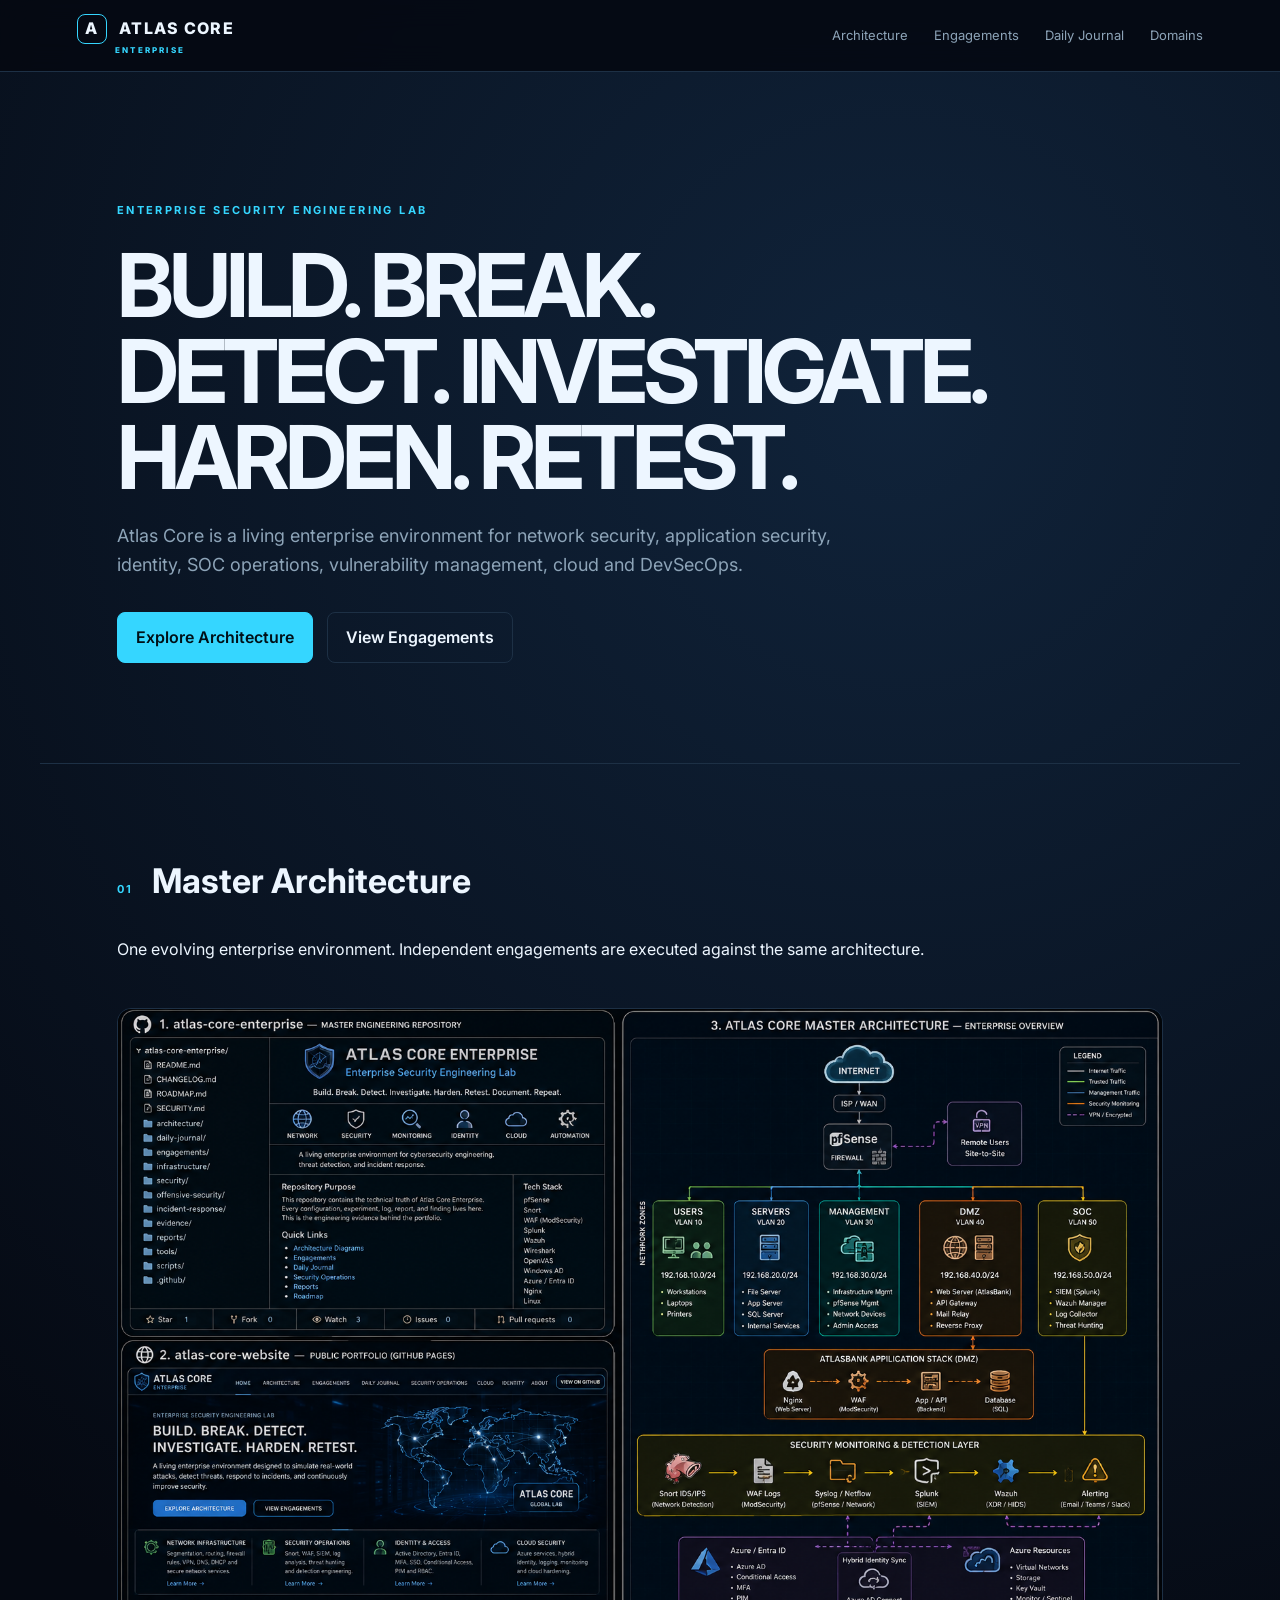
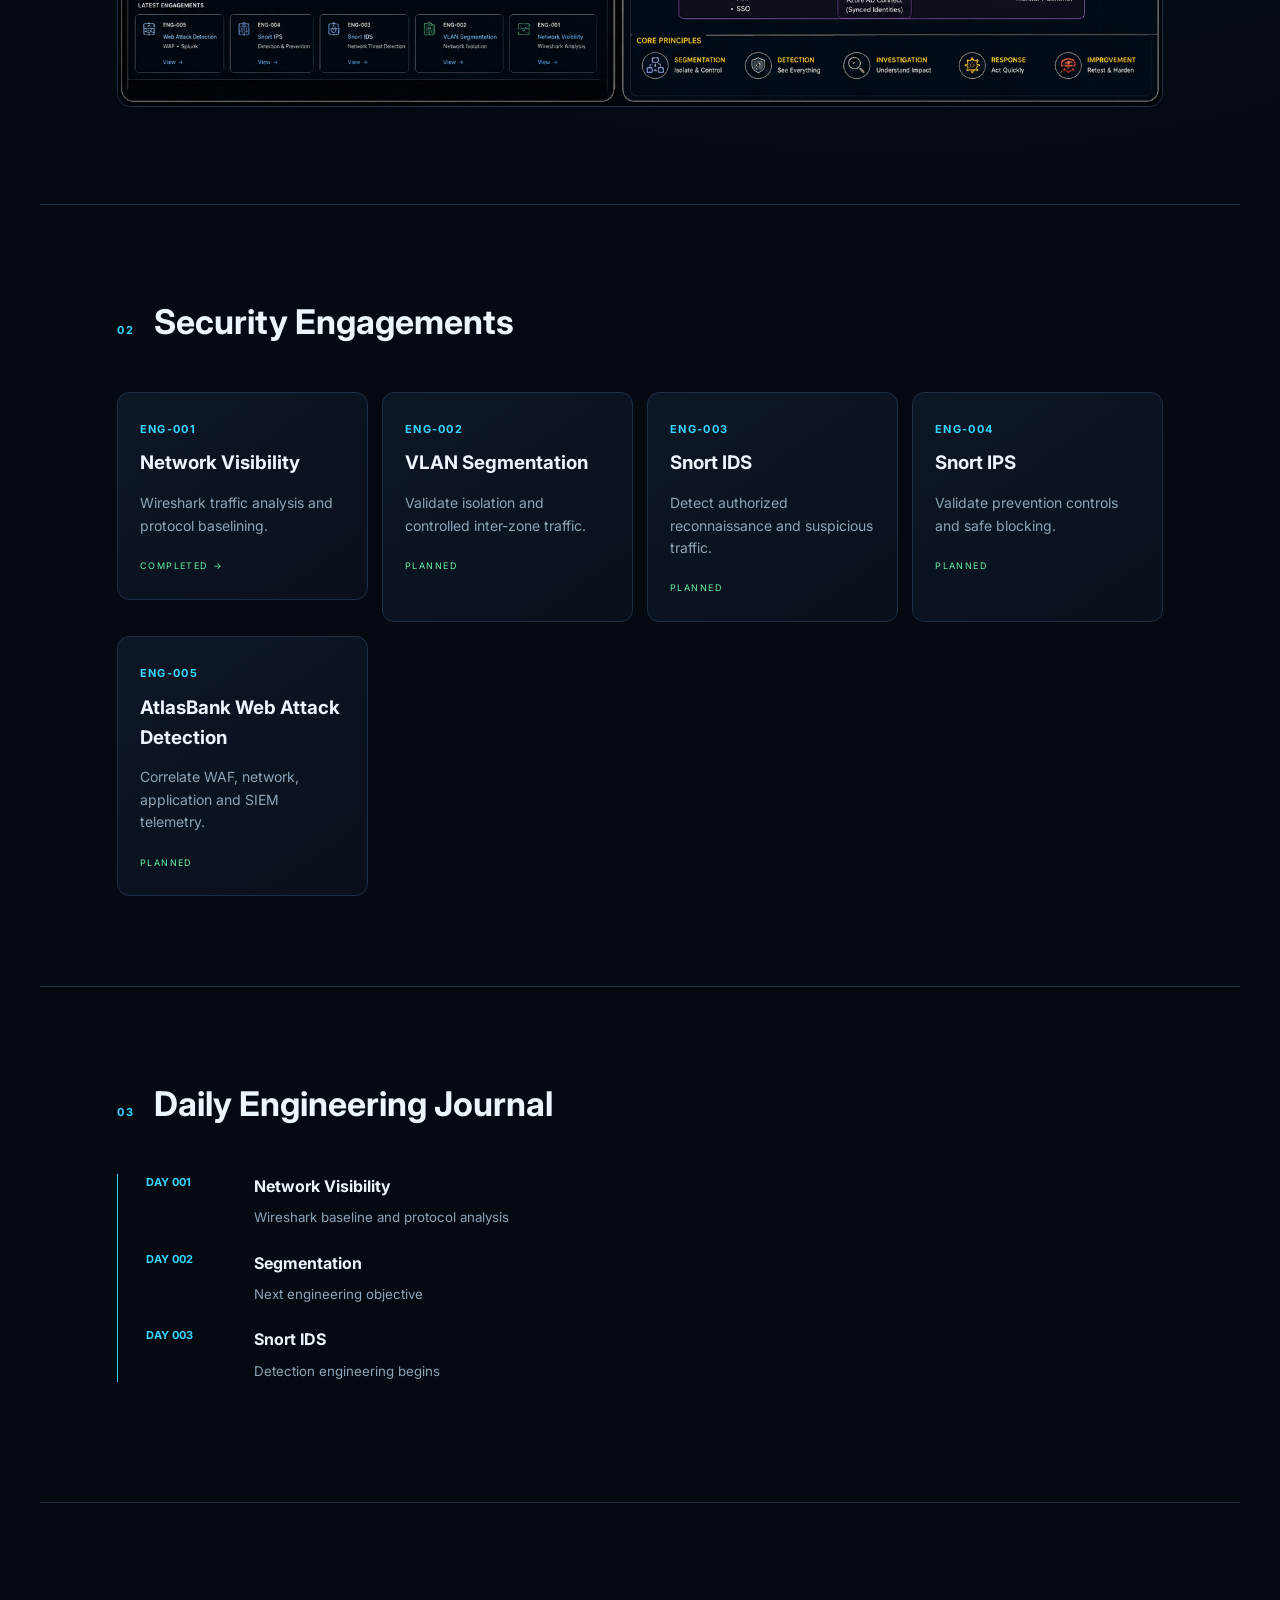
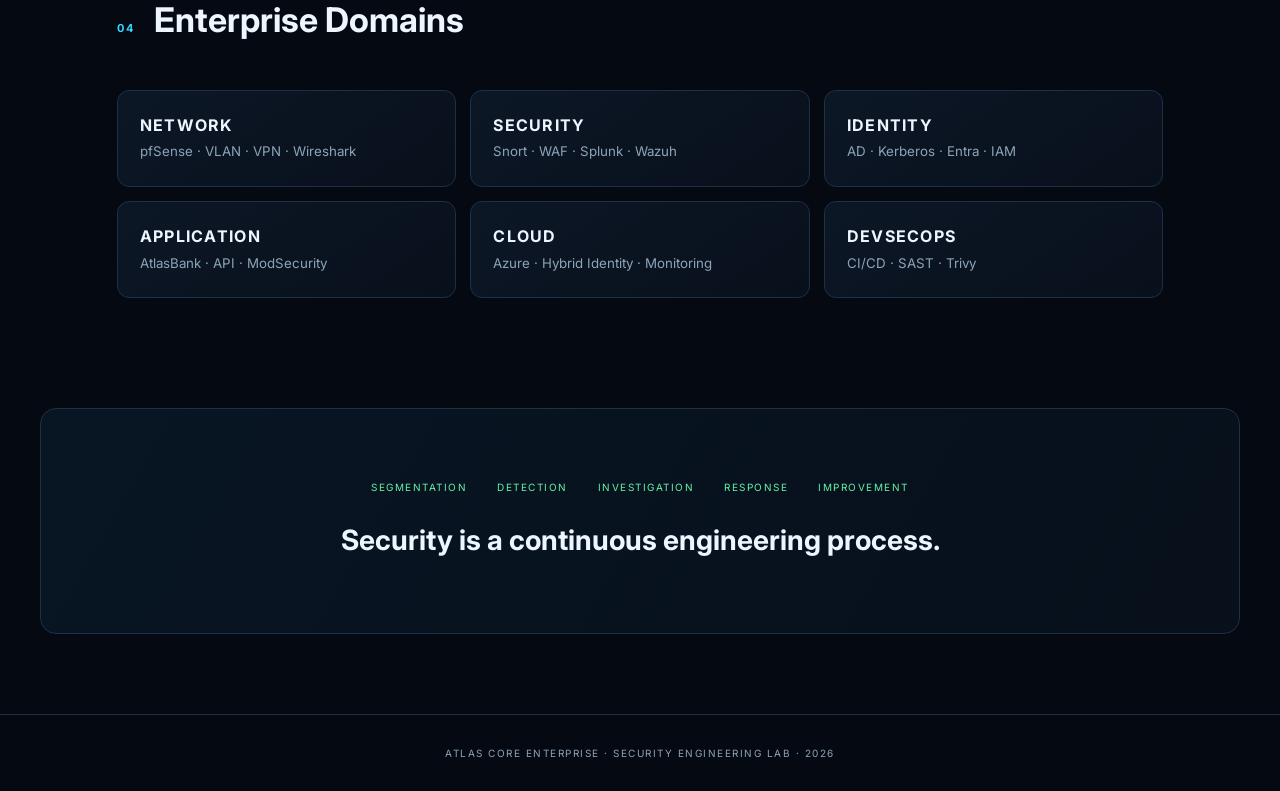
<file: index.html>
<!doctype html>
<html lang="en">
<head>
<meta charset="utf-8">
<meta name="viewport" content="width=device-width,initial-scale=1">
<title>Atlas Core Enterprise — Security Engineering Lab</title>
<meta name="description" content="Atlas Core Enterprise — a living enterprise security engineering laboratory.">
<link rel="stylesheet" href="style.css">
</head>
<body>
<header class="nav">
  <div class="brand"><span class="mark">A</span> ATLAS CORE <small>ENTERPRISE</small></div>
  <nav>
    <a href="#architecture">Architecture</a>
    <a href="#engagements">Engagements</a>
    <a href="#journal">Daily Journal</a>
    <a href="#domains">Domains</a>
  </nav>
</header>

<main>
<section class="hero">
  <div class="eyebrow">ENTERPRISE SECURITY ENGINEERING LAB</div>
  <h1>BUILD. BREAK.<br>DETECT. INVESTIGATE.<br>HARDEN. RETEST.</h1>
  <p>Atlas Core is a living enterprise environment for network security, application security, identity, SOC operations, vulnerability management, cloud and DevSecOps.</p>
  <div class="actions">
    <a class="btn primary" href="#architecture">Explore Architecture</a>
    <a class="btn" href="#engagements">View Engagements</a>
  </div>
</section>

<section id="architecture" class="section">
  <div class="section-head"><span>01</span><h2>Master Architecture</h2></div>
  <p>One evolving enterprise environment. Independent engagements are executed against the same architecture.</p>
  <img class="architecture" src="assets/architecture/atlas-core-master-architecture.png" alt="Atlas Core Master Architecture">
</section>

<section id="engagements" class="section">
  <div class="section-head"><span>02</span><h2>Security Engagements</h2></div>
  <div class="grid">
   
    <a href="https://github.com/wael-sktch/atlas-core-enterprise-company/tree/main/engagements/ENG-001-network-visibility"
   target="_blank"
   class="engagement-link">

  <article>
    <b>ENG-001</b>
    <h3>Network Visibility</h3>
    <p>Wireshark traffic analysis and protocol baselining.</p>
    <em>COMPLETED →</em>
  </article>
  </a>
     <article><b>ENG-002</b><h3>VLAN Segmentation</h3><p>Validate isolation and controlled inter-zone traffic.</p><em>PLANNED</em></article>
    
    <article><b>ENG-003</b><h3>Snort IDS</h3><p>Detect authorized reconnaissance and suspicious traffic.</p><em>PLANNED</em></article>
    <article><b>ENG-004</b><h3>Snort IPS</h3><p>Validate prevention controls and safe blocking.</p><em>PLANNED</em></article>
    <article><b>ENG-005</b><h3>AtlasBank Web Attack Detection</h3><p>Correlate WAF, network, application and SIEM telemetry.</p><em>PLANNED</em></article>
  </div>
</section>

<section id="journal" class="section">
  <div class="section-head"><span>03</span><h2>Daily Engineering Journal</h2></div>
  <div class="timeline">
    <div><strong>DAY 001</strong><span>Network Visibility</span><small>Wireshark baseline and protocol analysis</small></div>
    <div><strong>DAY 002</strong><span>Segmentation</span><small>Next engineering objective</small></div>
    <div><strong>DAY 003</strong><span>Snort IDS</span><small>Detection engineering begins</small></div>
  </div>
</section>

<section id="domains" class="section">
  <div class="section-head"><span>04</span><h2>Enterprise Domains</h2></div>
  <div class="domain-grid">
    <div>NETWORK<br><small>pfSense · VLAN · VPN · Wireshark</small></div>
    <div>SECURITY<br><small>Snort · WAF · Splunk · Wazuh</small></div>
    <div>IDENTITY<br><small>AD · Kerberos · Entra · IAM</small></div>
    <div>APPLICATION<br><small>AtlasBank · API · ModSecurity</small></div>
    <div>CLOUD<br><small>Azure · Hybrid Identity · Monitoring</small></div>
    <div>DEVSECOPS<br><small>CI/CD · SAST · Trivy</small></div>
  </div>
</section>

<section class="principles">
  <div><span>SEGMENTATION</span><span>DETECTION</span><span>INVESTIGATION</span><span>RESPONSE</span><span>IMPROVEMENT</span></div>
  <h2>Security is a continuous engineering process.</h2>
</section>
</main>

<footer>ATLAS CORE ENTERPRISE · SECURITY ENGINEERING LAB · 2026</footer>
</body>
</html>
</file>
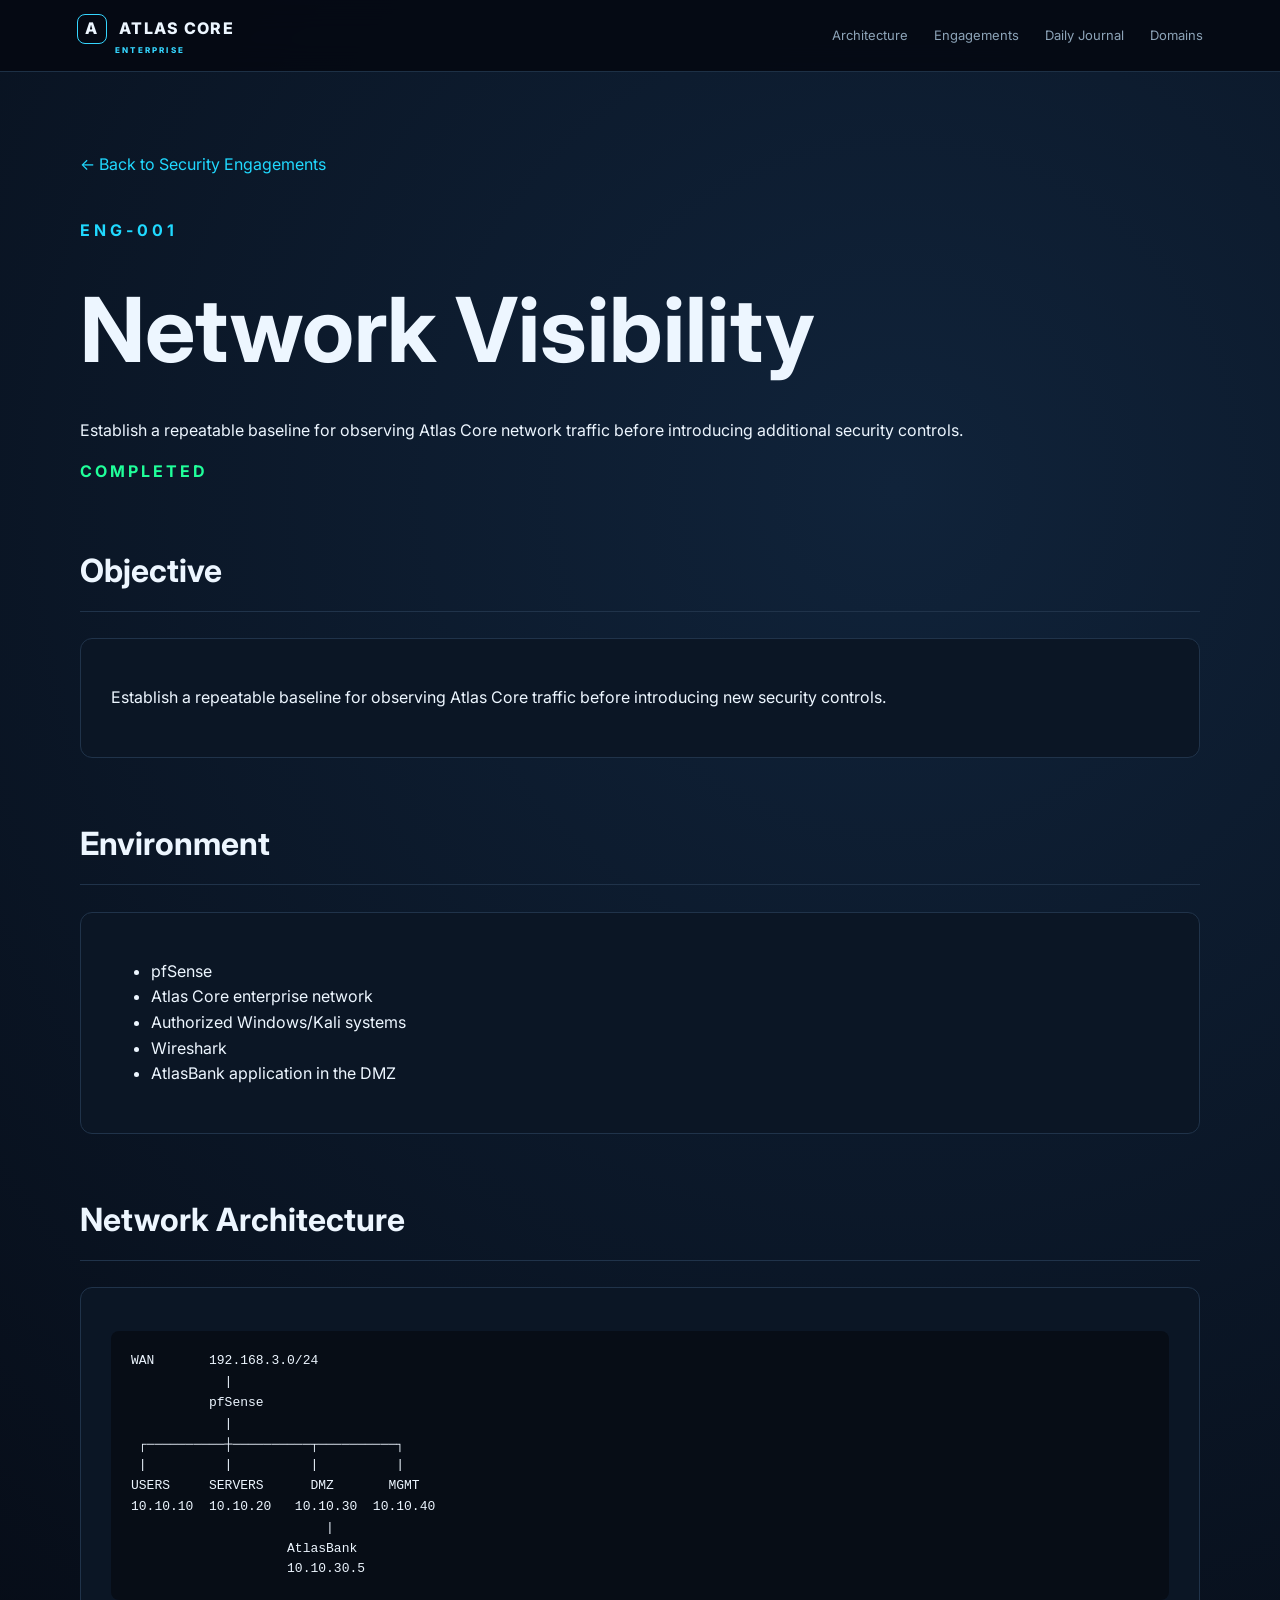
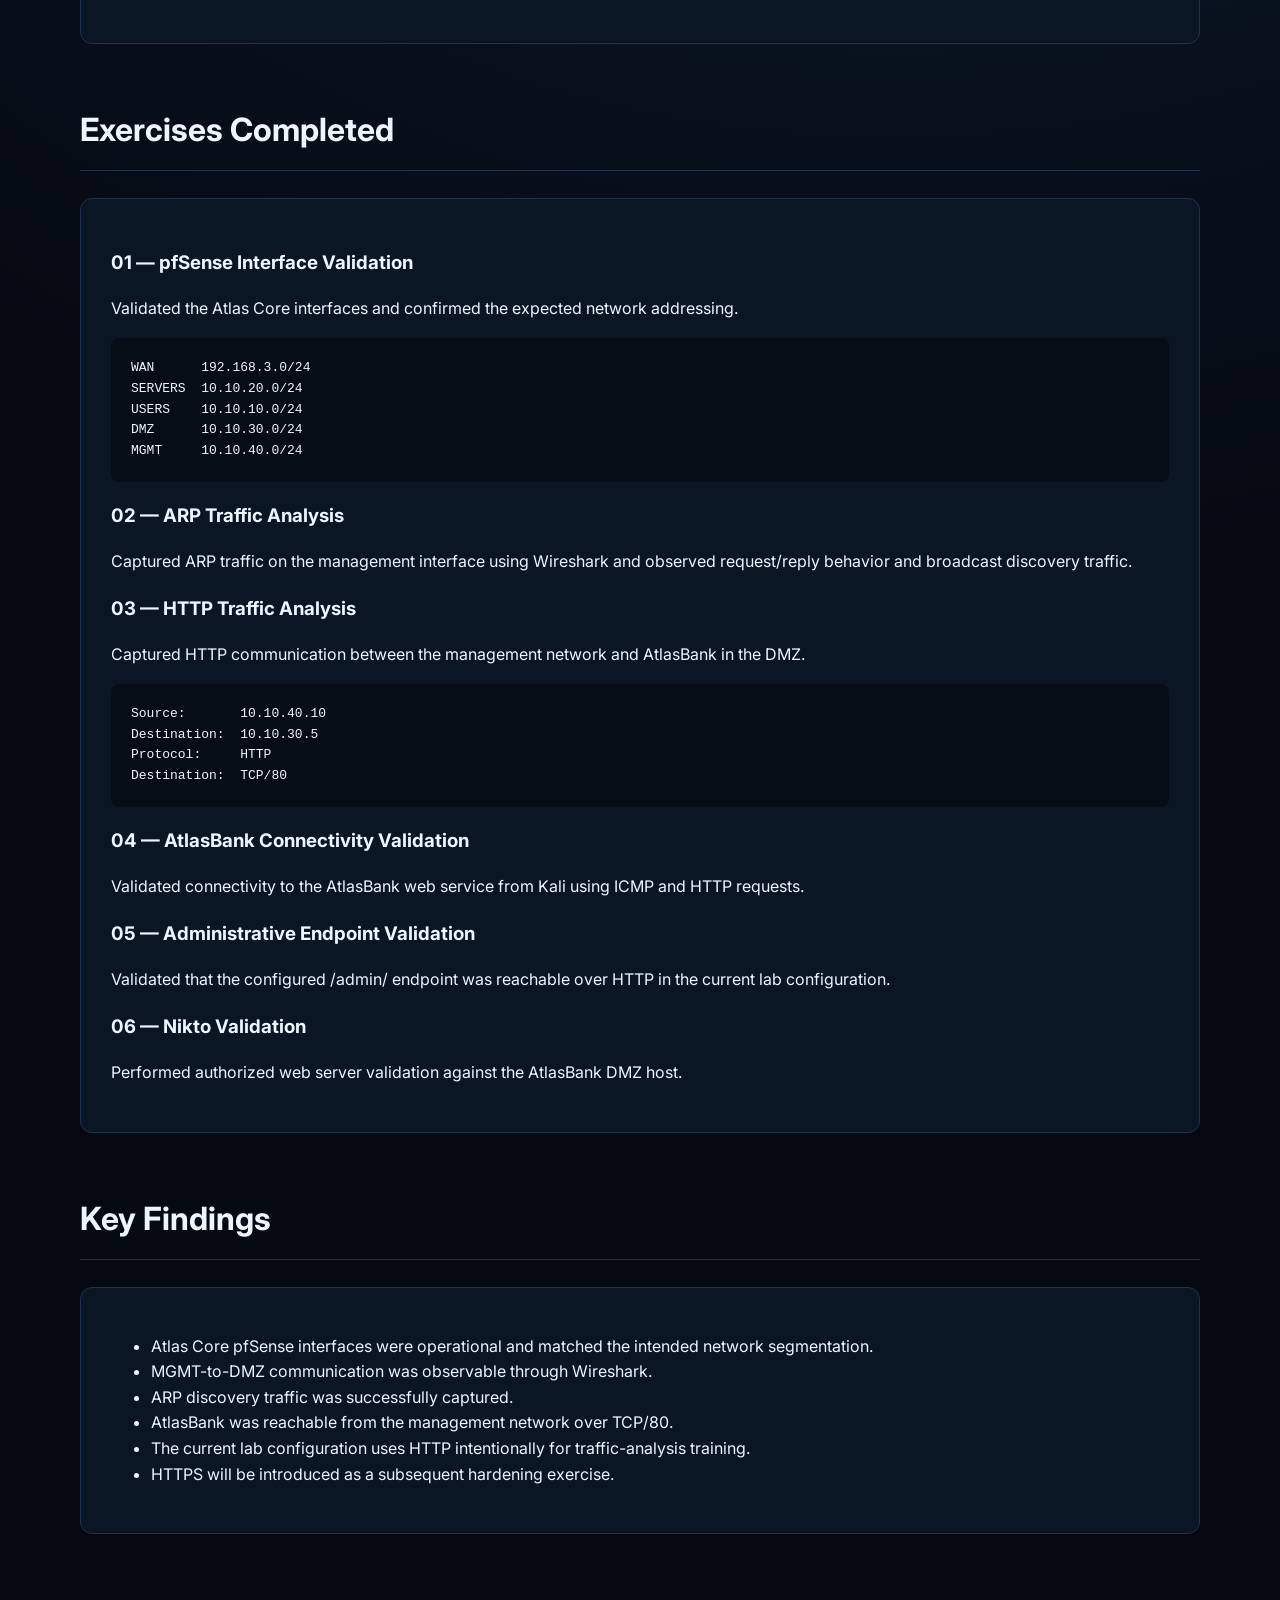
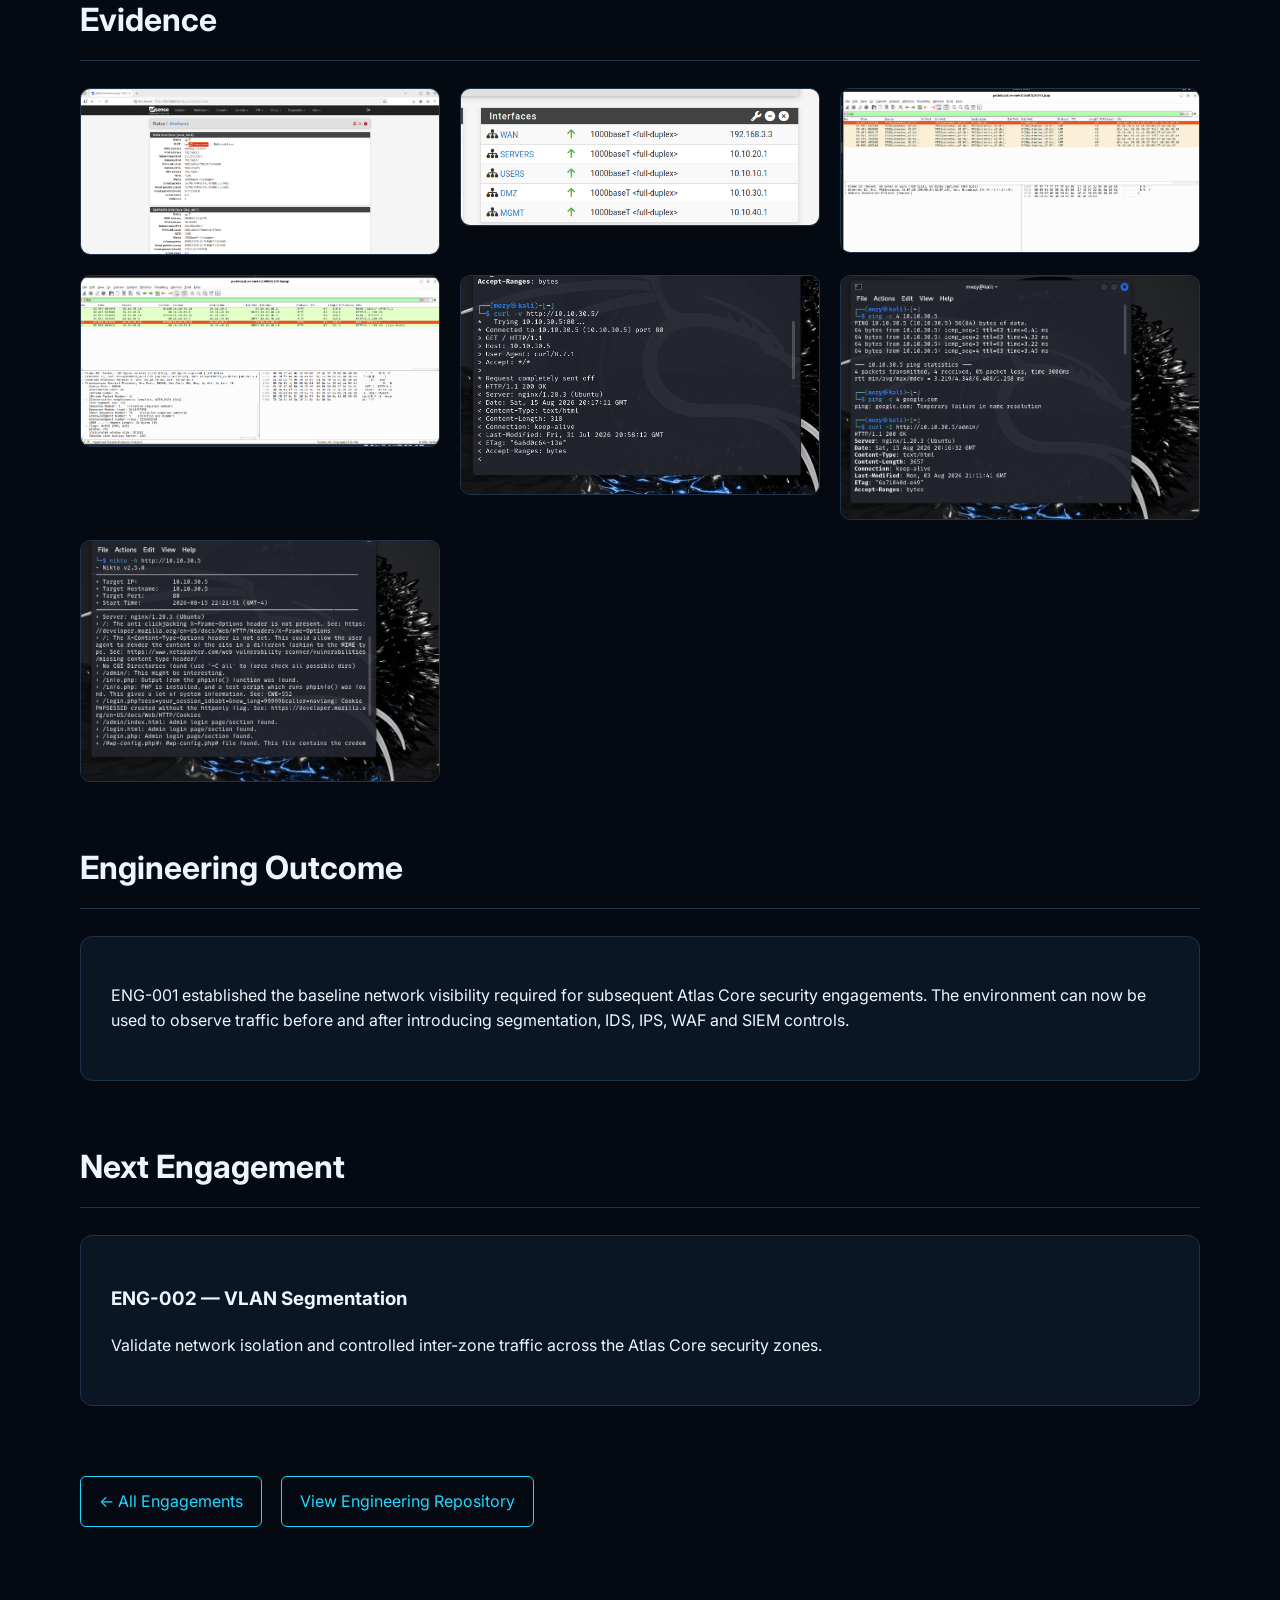
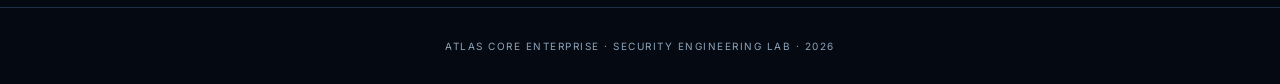
<file: engagements/eng-001.html>
<!doctype html>
<html lang="en">

<head>
<meta charset="utf-8">
<meta name="viewport" content="width=device-width,initial-scale=1">

<title>ENG-001 — Network Visibility | Atlas Core Enterprise</title>

<meta
  name="description"
  content="Atlas Core Enterprise ENG-001 — Network Visibility and traffic analysis engagement."
>

<link rel="stylesheet" href="../style.css">

<style>

.project-page {
  max-width: 1200px;
  margin: auto;
  padding: 80px 40px;
}

.project-header {
  margin-bottom: 60px;
}

.project-number {
  color: #20d9ff;
  letter-spacing: 4px;
  font-weight: bold;
}

.project-header h1 {
  font-size: clamp(48px, 7vw, 90px);
  margin: 15px 0;
}

.project-status {
  color: #20ff9a;
  letter-spacing: 3px;
  font-weight: bold;
}

.project-section {
  margin-top: 60px;
}

.project-section h2 {
  font-size: 32px;
  border-bottom: 1px solid #20334a;
  padding-bottom: 15px;
}

.project-card {
  background: #0b1625;
  border: 1px solid #20334a;
  border-radius: 12px;
  padding: 30px;
  margin-top: 20px;
}

.project-card pre {
  overflow-x: auto;
  background: #070d16;
  padding: 20px;
  border-radius: 8px;
}

.evidence-grid {
  display: grid;
  grid-template-columns: repeat(auto-fit, minmax(300px, 1fr));
  gap: 20px;
}

.evidence-grid img {
  width: 100%;
  border-radius: 10px;
  border: 1px solid #20334a;
}

.back-link {
  display: inline-block;
  margin-bottom: 40px;
  color: #20d9ff;
  text-decoration: none;
}

.project-links a {
  display: inline-block;
  margin-right: 15px;
  margin-top: 10px;
  padding: 12px 18px;
  border: 1px solid #20d9ff;
  border-radius: 6px;
  color: #20d9ff;
  text-decoration: none;
}

</style>

</head>

<body>

<header class="nav">

  <div class="brand">
    <span class="mark">A</span>
    ATLAS CORE
    <small>ENTERPRISE</small>
  </div>

  <nav>
    <a href="../index.html#architecture">Architecture</a>
    <a href="../index.html#engagements">Engagements</a>
    <a href="../index.html#journal">Daily Journal</a>
    <a href="../index.html#domains">Domains</a>
  </nav>

</header>


<main class="project-page">

<a class="back-link" href="../index.html#engagements">
← Back to Security Engagements
</a>


<section class="project-header">

<div class="project-number">
ENG-001
</div>

<h1>Network Visibility</h1>

<p>
Establish a repeatable baseline for observing Atlas Core
network traffic before introducing additional security controls.
</p>

<div class="project-status">
COMPLETED
</div>

</section>


<section class="project-section">

<h2>Objective</h2>

<div class="project-card">

<p>
Establish a repeatable baseline for observing Atlas Core
traffic before introducing new security controls.
</p>

</div>

</section>


<section class="project-section">

<h2>Environment</h2>

<div class="project-card">

<ul>

<li>pfSense</li>
<li>Atlas Core enterprise network</li>
<li>Authorized Windows/Kali systems</li>
<li>Wireshark</li>
<li>AtlasBank application in the DMZ</li>

</ul>

</div>

</section>


<section class="project-section">

<h2>Network Architecture</h2>

<div class="project-card">

<pre>
WAN       192.168.3.0/24
            |
          pfSense
            |
 ┌──────────┼──────────┬──────────┐
 |          |          |          |
USERS     SERVERS      DMZ       MGMT
10.10.10  10.10.20   10.10.30  10.10.40
                         |
                    AtlasBank
                    10.10.30.5
</pre>

</div>

</section>


<section class="project-section">

<h2>Exercises Completed</h2>

<div class="project-card">

<h3>01 — pfSense Interface Validation</h3>

<p>
Validated the Atlas Core interfaces and confirmed the
expected network addressing.
</p>

<pre>
WAN      192.168.3.0/24
SERVERS  10.10.20.0/24
USERS    10.10.10.0/24
DMZ      10.10.30.0/24
MGMT     10.10.40.0/24
</pre>


<h3>02 — ARP Traffic Analysis</h3>

<p>
Captured ARP traffic on the management interface using
Wireshark and observed request/reply behavior and
broadcast discovery traffic.
</p>


<h3>03 — HTTP Traffic Analysis</h3>

<p>
Captured HTTP communication between the management
network and AtlasBank in the DMZ.
</p>

<pre>
Source:       10.10.40.10
Destination:  10.10.30.5
Protocol:     HTTP
Destination:  TCP/80
</pre>


<h3>04 — AtlasBank Connectivity Validation</h3>

<p>
Validated connectivity to the AtlasBank web service
from Kali using ICMP and HTTP requests.
</p>


<h3>05 — Administrative Endpoint Validation</h3>

<p>
Validated that the configured /admin/ endpoint was
reachable over HTTP in the current lab configuration.
</p>


<h3>06 — Nikto Validation</h3>

<p>
Performed authorized web server validation against
the AtlasBank DMZ host.
</p>

</div>

</section>


<section class="project-section">

<h2>Key Findings</h2>

<div class="project-card">

<ul>

<li>
Atlas Core pfSense interfaces were operational and
matched the intended network segmentation.
</li>

<li>
MGMT-to-DMZ communication was observable through
Wireshark.
</li>

<li>
ARP discovery traffic was successfully captured.
</li>

<li>
AtlasBank was reachable from the management network
over TCP/80.
</li>

<li>
The current lab configuration uses HTTP intentionally
for traffic-analysis training.
</li>

<li>
HTTPS will be introduced as a subsequent hardening
exercise.
</li>

</ul>

</div>

</section>


<section class="project-section">

<h2>Evidence</h2>

<div class="evidence-grid">

<img
src="../assets/eng-001/01-pfsense-interface-assignments.png"
alt="pfSense interface assignments"
>

<img
src="../assets/eng-001/02-pfsense-interface-status.png"
alt="pfSense interface status"
>

<img
src="../assets/eng-001/03-wireshark-arp.png"
alt="Wireshark ARP traffic"
>

<img
src="../assets/eng-001/04-wireshark-http.png"
alt="Wireshark HTTP traffic"
>

<img
src="../assets/eng-001/05-curl-atlasbank.png"
alt="Curl AtlasBank validation"
>

<img
src="../assets/eng-001/06-curl-admin.png"
alt="Curl admin endpoint validation"
>

<img
src="../assets/eng-001/07-nikto-validation.png"
alt="Nikto validation"
>

</div>

</section>


<section class="project-section">

<h2>Engineering Outcome</h2>

<div class="project-card">

<p>

ENG-001 established the baseline network visibility
required for subsequent Atlas Core security engagements.

The environment can now be used to observe traffic before
and after introducing segmentation, IDS, IPS, WAF and
SIEM controls.

</p>

</div>

</section>


<section class="project-section">

<h2>Next Engagement</h2>

<div class="project-card">

<h3>ENG-002 — VLAN Segmentation</h3>

<p>
Validate network isolation and controlled inter-zone
traffic across the Atlas Core security zones.
</p>

</div>

</section>


<section class="project-section project-links">

<a href="../index.html#engagements">
← All Engagements
</a>

<a
href="https://github.com/wael-sktch/atlas-core-enterprise/tree/main/engagements/ENG-001-network-visibility"
target="_blank"
>
View Engineering Repository
</a>

</section>

</main>


<footer>
ATLAS CORE ENTERPRISE · SECURITY ENGINEERING LAB · 2026
</footer>

</body>
</html>
</file>
<file: style.css>
@import url('https://fonts.googleapis.com/css2?family=Inter:wght@400;500;600;700;800&display=swap');
:root{--bg:#050912;--panel:#0a1220;--line:#1d3045;--text:#edf6ff;--muted:#8da4b8;--accent:#35d6ff;--green:#66f2a5}
*{box-sizing:border-box}html{scroll-behavior:smooth}body{margin:0;background:radial-gradient(circle at 70% 10%,#10233a 0,#050912 38%);color:var(--text);font-family:Inter,system-ui,sans-serif;line-height:1.6}
.nav{height:72px;border-bottom:1px solid var(--line);display:flex;align-items:center;justify-content:space-between;padding:0 6%;position:sticky;top:0;background:rgba(5,9,18,.88);backdrop-filter:blur(14px);z-index:5}
.brand{font-weight:800;letter-spacing:.08em}.brand small{display:block;color:var(--accent);font-size:8px;letter-spacing:.28em;margin-left:38px}.mark{display:inline-grid;place-items:center;width:30px;height:30px;border:1px solid var(--accent);border-radius:8px;margin-right:8px}
nav{display:flex;gap:26px}nav a{color:var(--muted);text-decoration:none;font-size:13px}nav a:hover{color:var(--text)}
.hero{max-width:1200px;margin:auto;padding:130px 6% 100px}.eyebrow,.section-head span{color:var(--accent);font-size:11px;font-weight:700;letter-spacing:.22em}.hero h1{font-size:clamp(42px,7vw,88px);line-height:.98;margin:22px 0;letter-spacing:-.055em}.hero p{max-width:720px;color:var(--muted);font-size:18px}.actions{display:flex;gap:14px;margin-top:32px}.btn{display:inline-block;padding:12px 18px;border:1px solid var(--line);border-radius:8px;color:var(--text);text-decoration:none;font-weight:600}.btn.primary{background:var(--accent);color:#001018;border-color:var(--accent)}
.section{max-width:1200px;margin:auto;padding:90px 6%;border-top:1px solid var(--line)}.section-head{display:flex;gap:18px;align-items:baseline}.section h2{font-size:34px;margin:0 0 12px}.architecture{width:100%;border:1px solid var(--line);border-radius:14px;margin-top:30px;background:#02060c}
.grid{display:grid;grid-template-columns:repeat(auto-fit,minmax(210px,1fr));gap:14px;margin-top:30px}.grid article,.domain-grid div{background:linear-gradient(145deg,#0c1726,#08101b);border:1px solid var(--line);border-radius:12px;padding:22px}.grid b{color:var(--accent);font-size:11px;letter-spacing:.12em}.grid h3{margin:8px 0}.grid p{color:var(--muted);font-size:14px}.grid em{font-style:normal;font-size:9px;color:var(--green);letter-spacing:.16em}
.timeline{border-left:1px solid var(--accent);margin:30px 0;padding-left:28px;display:grid;gap:22px}.timeline div{display:grid;grid-template-columns:100px 1fr;gap:8px}.timeline strong{color:var(--accent);font-size:11px}.timeline span{font-weight:700}.timeline small{grid-column:2;color:var(--muted)}
.domain-grid{display:grid;grid-template-columns:repeat(3,1fr);gap:14px;margin-top:30px}.domain-grid div{font-weight:700;letter-spacing:.08em}.domain-grid small{color:var(--muted);font-weight:400;letter-spacing:0}
.principles{max-width:1200px;margin:20px auto 80px;padding:70px 6%;text-align:center;border:1px solid var(--line);border-radius:16px;background:linear-gradient(120deg,#081523,#07101b)}.principles div{display:flex;justify-content:center;gap:30px;flex-wrap:wrap;color:var(--green);font-size:10px;letter-spacing:.15em}.principles h2{font-size:28px;margin-bottom:0}
footer{text-align:center;border-top:1px solid var(--line);padding:30px;color:var(--muted);font-size:10px;letter-spacing:.15em}
@media(max-width:800px){nav{display:none}.domain-grid{grid-template-columns:1fr}.hero{padding-top:90px}.timeline div{grid-template-columns:1fr}.timeline small{grid-column:1}}
/* ENG-001 clickable engagement card */

.engagement-link {
  display: block;
  text-decoration: none;
  color: inherit;
}

.engagement-link article {
  cursor: pointer;
  transition: transform 0.2s ease, border-color 0.2s ease;
}

.engagement-link:hover article {
  transform: translateY(-5px);
  border-color: #00d9ff;
}
</file>
